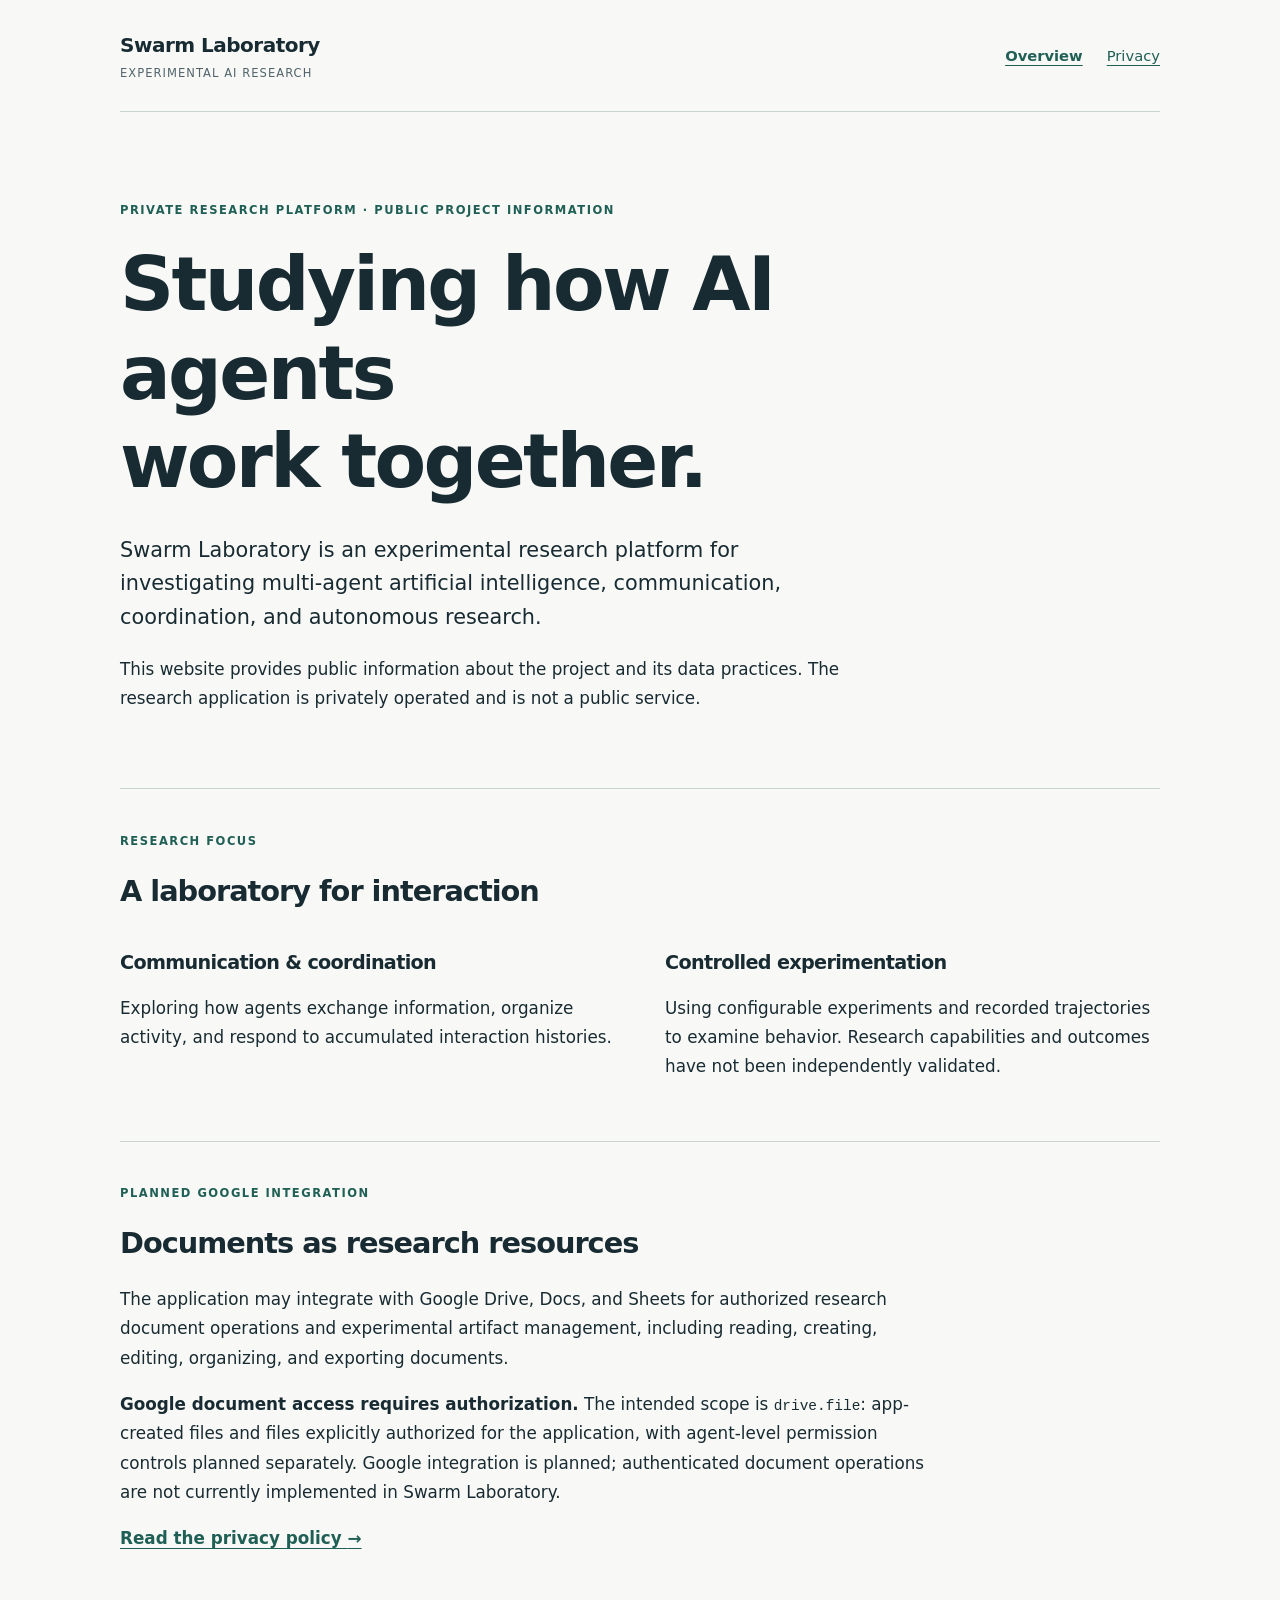
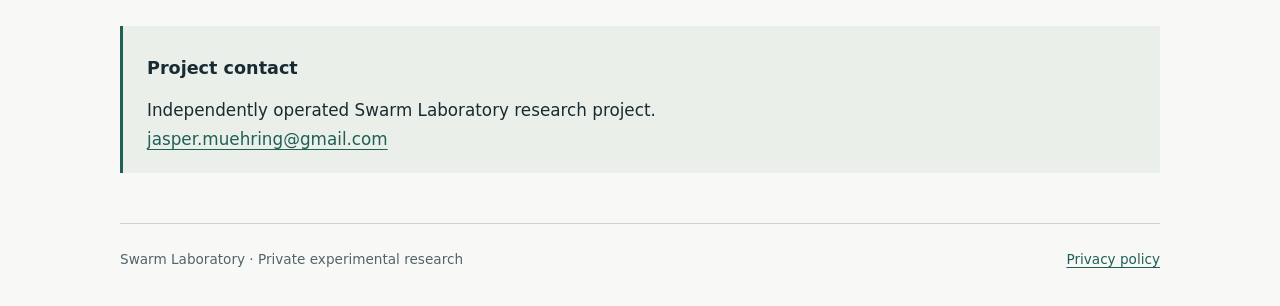
<file: index.html>
<!doctype html>
<html lang="en">
<head>
<meta charset="utf-8">
<meta name="viewport" content="width=device-width, initial-scale=1">
<meta name="description" content="Swarm Laboratory is a private experimental platform for multi-agent AI research.">
<title>Swarm Laboratory — Multi-agent AI research</title>
<link rel="stylesheet" href="styles.css">
</head>
<body>
<a class="skip" href="#main">Skip to content</a>
<header class="site-header"><a class="brand" href="index.html">Swarm Laboratory<span>Experimental AI research</span></a><nav aria-label="Main navigation"><a href="index.html" aria-current="page">Overview</a><a href="privacy.html">Privacy</a></nav></header>
<main id="main">
<section class="hero"><p class="eyebrow">Private research platform · Public project information</p><h1>Studying how AI agents<br>work together.</h1><p class="lead">Swarm Laboratory is an experimental research platform for investigating multi-agent artificial intelligence, communication, coordination, and autonomous research.</p><p>This website provides public information about the project and its data practices. The research application is privately operated and is not a public service.</p></section>
<section class="section"><p class="eyebrow">Research focus</p><h2>A laboratory for interaction</h2><div class="columns"><div><h3>Communication &amp; coordination</h3><p>Exploring how agents exchange information, organize activity, and respond to accumulated interaction histories.</p></div><div><h3>Controlled experimentation</h3><p>Using configurable experiments and recorded trajectories to examine behavior. Research capabilities and outcomes have not been independently validated.</p></div></div></section>
<section class="section"><p class="eyebrow">Planned Google integration</p><h2>Documents as research resources</h2><p>The application may integrate with Google Drive, Docs, and Sheets for authorized research document operations and experimental artifact management, including reading, creating, editing, organizing, and exporting documents.</p><p><strong>Google document access requires authorization.</strong> The intended scope is <code>drive.file</code>: app-created files and files explicitly authorized for the application, with agent-level permission controls planned separately. Google integration is planned; authenticated document operations are not currently implemented in Swarm Laboratory.</p><a class="text-link" href="privacy.html">Read the privacy policy <span aria-hidden="true">→</span></a></section>
<aside class="notice"><h2>Project contact</h2><p>Independently operated Swarm Laboratory research project.<br><a href="mailto:jasper.muehring@gmail.com">jasper.muehring@gmail.com</a></p></aside>
</main>
<footer><p>Swarm Laboratory · Private experimental research</p><a href="privacy.html">Privacy policy</a></footer>
</body>
</html>
</file>
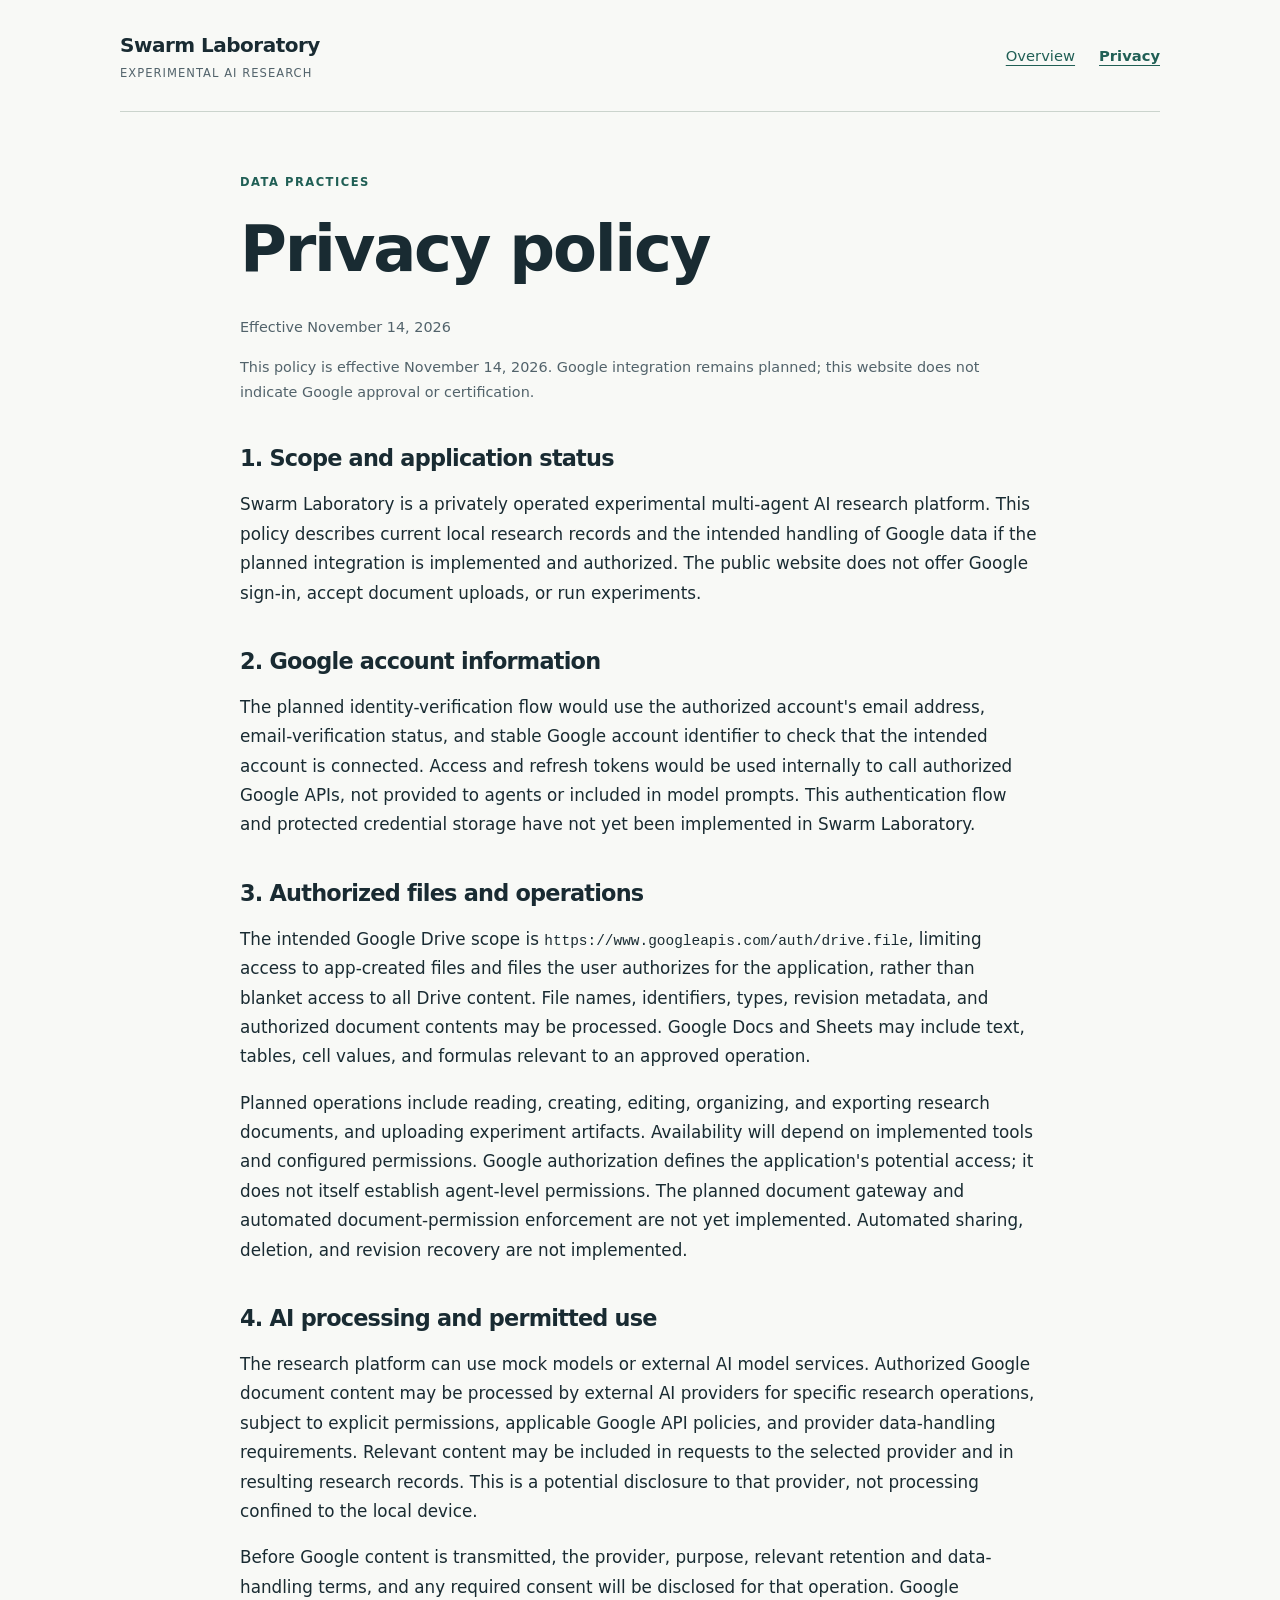
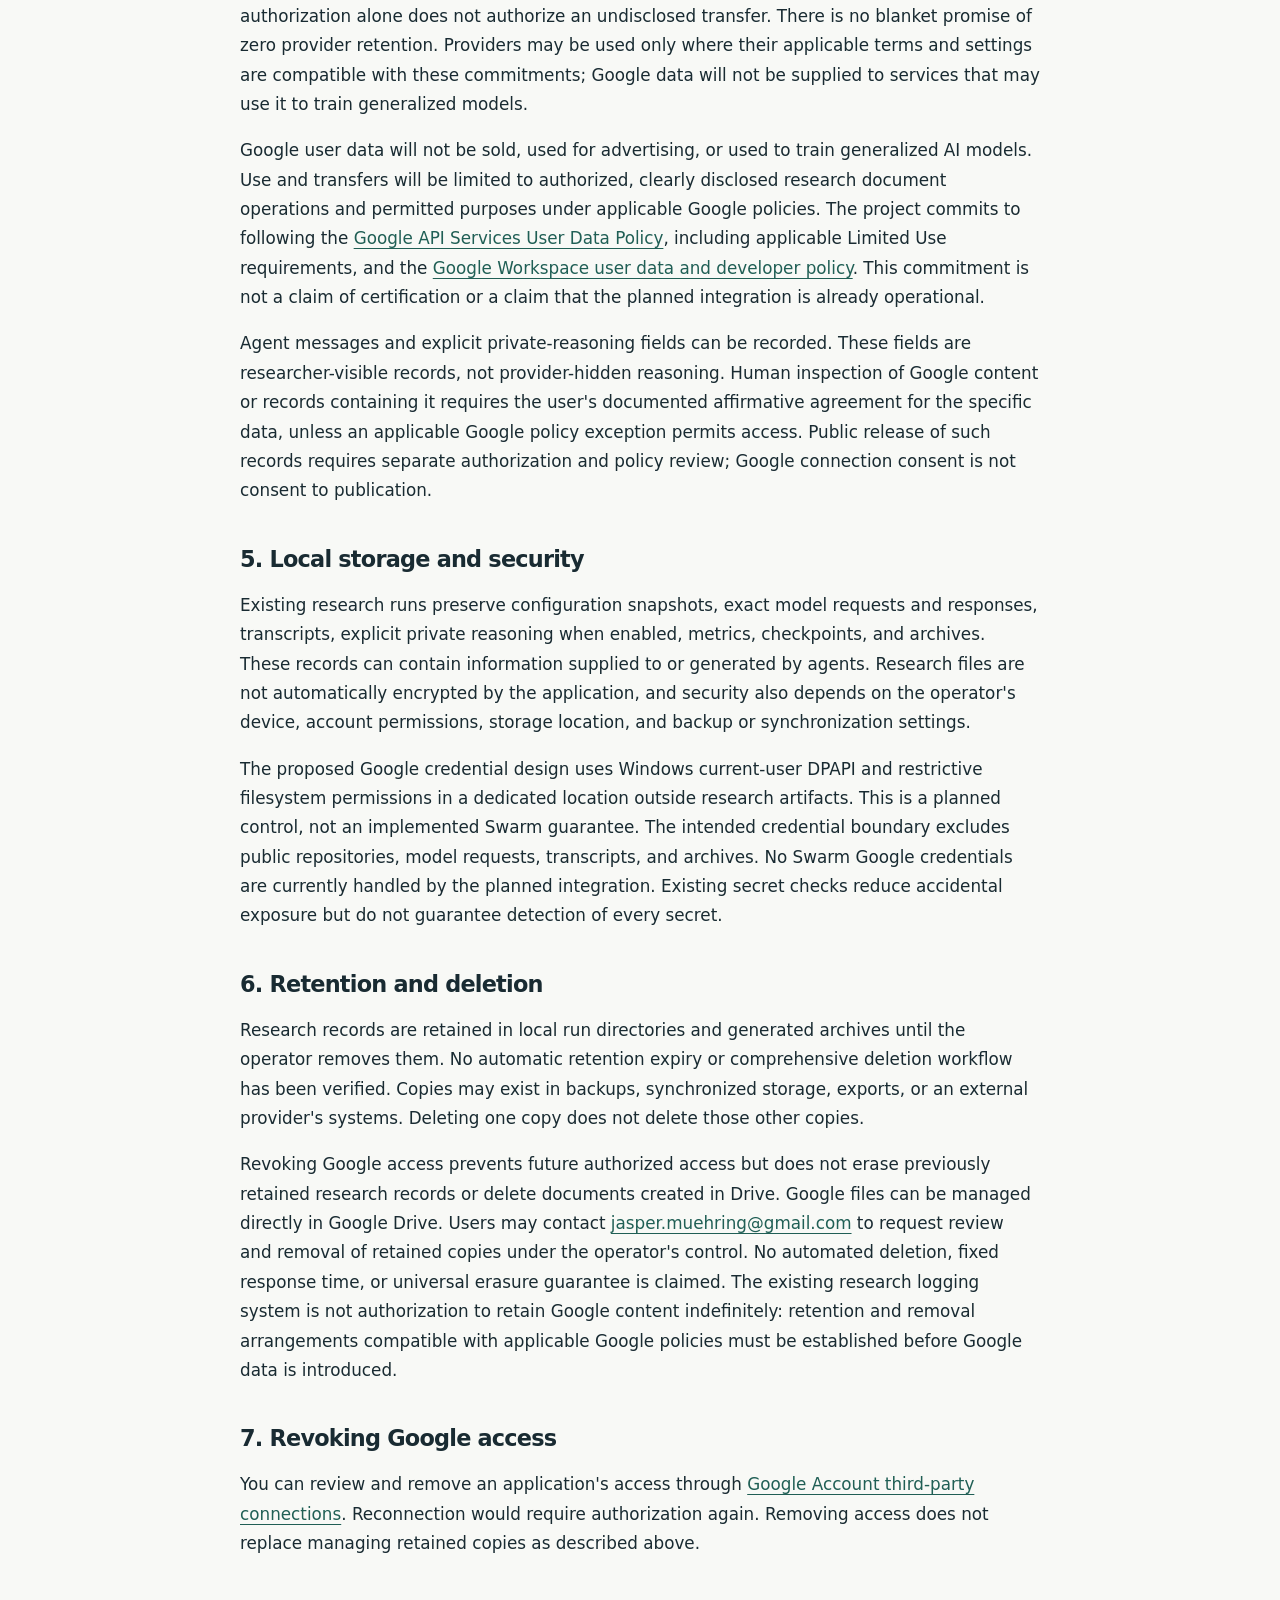
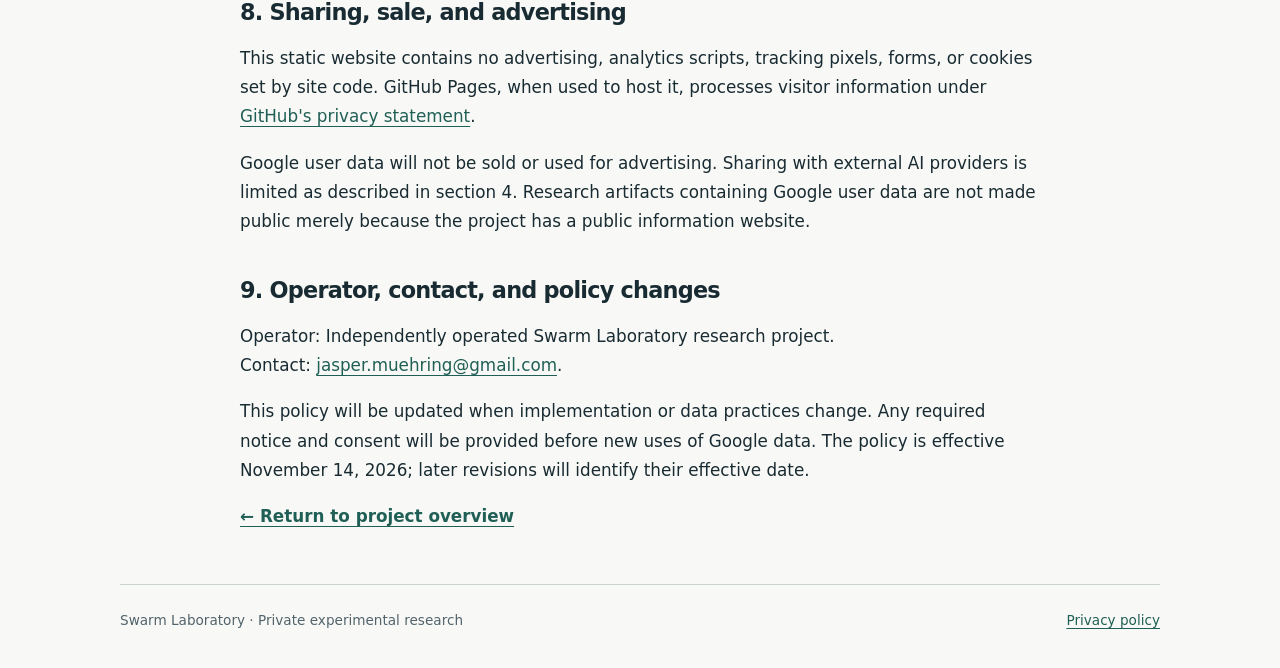
<file: privacy.html>
<!doctype html>
<html lang="en">
<head><meta charset="utf-8"><meta name="viewport" content="width=device-width, initial-scale=1"><meta name="description" content="Privacy information for Swarm Laboratory and its planned authorized Google document integration."><title>Privacy policy — Swarm Laboratory</title><link rel="stylesheet" href="styles.css"></head>
<body>
<a class="skip" href="#main">Skip to content</a>
<header class="site-header"><a class="brand" href="index.html">Swarm Laboratory<span>Experimental AI research</span></a><nav aria-label="Main navigation"><a href="index.html">Overview</a><a href="privacy.html" aria-current="page">Privacy</a></nav></header>
<main id="main" class="policy">
<p class="eyebrow">Data practices</p><h1>Privacy policy</h1><p class="muted">Effective November 14, 2026</p>
<p class="muted">This policy is effective November 14, 2026. Google integration remains planned; this website does not indicate Google approval or certification.</p>
<h2>1. Scope and application status</h2><p>Swarm Laboratory is a privately operated experimental multi-agent AI research platform. This policy describes current local research records and the intended handling of Google data if the planned integration is implemented and authorized. The public website does not offer Google sign-in, accept document uploads, or run experiments.</p>
<h2>2. Google account information</h2><p>The planned identity-verification flow would use the authorized account's email address, email-verification status, and stable Google account identifier to check that the intended account is connected. Access and refresh tokens would be used internally to call authorized Google APIs, not provided to agents or included in model prompts. This authentication flow and protected credential storage have not yet been implemented in Swarm Laboratory.</p>
<h2>3. Authorized files and operations</h2><p>The intended Google Drive scope is <code>https://www.googleapis.com/auth/drive.file</code>, limiting access to app-created files and files the user authorizes for the application, rather than blanket access to all Drive content. File names, identifiers, types, revision metadata, and authorized document contents may be processed. Google Docs and Sheets may include text, tables, cell values, and formulas relevant to an approved operation.</p><p>Planned operations include reading, creating, editing, organizing, and exporting research documents, and uploading experiment artifacts. Availability will depend on implemented tools and configured permissions. Google authorization defines the application's potential access; it does not itself establish agent-level permissions. The planned document gateway and automated document-permission enforcement are not yet implemented. Automated sharing, deletion, and revision recovery are not implemented.</p>
<h2>4. AI processing and permitted use</h2>
<p>The research platform can use mock models or external AI model services. Authorized Google document content may be processed by external AI providers for specific research operations, subject to explicit permissions, applicable Google API policies, and provider data-handling requirements. Relevant content may be included in requests to the selected provider and in resulting research records. This is a potential disclosure to that provider, not processing confined to the local device.</p>
<p>Before Google content is transmitted, the provider, purpose, relevant retention and data-handling terms, and any required consent will be disclosed for that operation. Google authorization alone does not authorize an undisclosed transfer. There is no blanket promise of zero provider retention. Providers may be used only where their applicable terms and settings are compatible with these commitments; Google data will not be supplied to services that may use it to train generalized models.</p>
<p>Google user data will not be sold, used for advertising, or used to train generalized AI models. Use and transfers will be limited to authorized, clearly disclosed research document operations and permitted purposes under applicable Google policies. The project commits to following the <a href="https://developers.google.com/terms/api-services-user-data-policy">Google API Services User Data Policy</a>, including applicable Limited Use requirements, and the <a href="https://developers.google.com/workspace/workspace-api-user-data-developer-policy">Google Workspace user data and developer policy</a>. This commitment is not a claim of certification or a claim that the planned integration is already operational.</p>
<p>Agent messages and explicit private-reasoning fields can be recorded. These fields are researcher-visible records, not provider-hidden reasoning. Human inspection of Google content or records containing it requires the user's documented affirmative agreement for the specific data, unless an applicable Google policy exception permits access. Public release of such records requires separate authorization and policy review; Google connection consent is not consent to publication.</p>
<h2>5. Local storage and security</h2><p>Existing research runs preserve configuration snapshots, exact model requests and responses, transcripts, explicit private reasoning when enabled, metrics, checkpoints, and archives. These records can contain information supplied to or generated by agents. Research files are not automatically encrypted by the application, and security also depends on the operator's device, account permissions, storage location, and backup or synchronization settings.</p><p>The proposed Google credential design uses Windows current-user DPAPI and restrictive filesystem permissions in a dedicated location outside research artifacts. This is a planned control, not an implemented Swarm guarantee. The intended credential boundary excludes public repositories, model requests, transcripts, and archives. No Swarm Google credentials are currently handled by the planned integration. Existing secret checks reduce accidental exposure but do not guarantee detection of every secret.</p>
<h2>6. Retention and deletion</h2><p>Research records are retained in local run directories and generated archives until the operator removes them. No automatic retention expiry or comprehensive deletion workflow has been verified. Copies may exist in backups, synchronized storage, exports, or an external provider's systems. Deleting one copy does not delete those other copies.</p><p>Revoking Google access prevents future authorized access but does not erase previously retained research records or delete documents created in Drive. Google files can be managed directly in Google Drive. Users may contact <a href="mailto:jasper.muehring@gmail.com">jasper.muehring@gmail.com</a> to request review and removal of retained copies under the operator's control. No automated deletion, fixed response time, or universal erasure guarantee is claimed. The existing research logging system is not authorization to retain Google content indefinitely: retention and removal arrangements compatible with applicable Google policies must be established before Google data is introduced.</p>
<h2>7. Revoking Google access</h2><p>You can review and remove an application's access through <a href="https://myaccount.google.com/connections">Google Account third-party connections</a>. Reconnection would require authorization again. Removing access does not replace managing retained copies as described above.</p>
<h2>8. Sharing, sale, and advertising</h2><p>This static website contains no advertising, analytics scripts, tracking pixels, forms, or cookies set by site code. GitHub Pages, when used to host it, processes visitor information under <a href="https://docs.github.com/en/site-policy/privacy-policies/github-general-privacy-statement">GitHub's privacy statement</a>.</p><p>Google user data will not be sold or used for advertising. Sharing with external AI providers is limited as described in section 4. Research artifacts containing Google user data are not made public merely because the project has a public information website.</p>
<h2>9. Operator, contact, and policy changes</h2><p>Operator: Independently operated Swarm Laboratory research project.<br>Contact: <a href="mailto:jasper.muehring@gmail.com">jasper.muehring@gmail.com</a>.</p><p>This policy will be updated when implementation or data practices change. Any required notice and consent will be provided before new uses of Google data. The policy is effective November 14, 2026; later revisions will identify their effective date.</p>
<p><a class="text-link" href="index.html">← Return to project overview</a></p>
</main><footer><p>Swarm Laboratory · Private experimental research</p><a href="privacy.html">Privacy policy</a></footer>
</body></html>
</file>
<file: styles.css>
﻿:root{color-scheme:light;--ink:#192b32;--muted:#52636b;--paper:#f8f9f6;--accent:#205f55;--line:#cbd4cd}*{box-sizing:border-box}body{margin:0;background:var(--paper);color:var(--ink);font:1.05rem/1.75 system-ui,-apple-system,BlinkMacSystemFont,"Segoe UI",sans-serif}a{color:var(--accent);text-underline-offset:.25em}a:hover{text-decoration-thickness:2px}a:focus-visible{outline:3px solid var(--accent);outline-offset:5px}.site-header,main,footer{width:min(1040px,calc(100% - 48px));margin-inline:auto}.site-header{display:flex;justify-content:space-between;align-items:center;gap:24px;padding:28px 0;border-bottom:1px solid var(--line)}.brand{color:var(--ink);font-weight:700;text-decoration:none;letter-spacing:-.025em;font-size:1.25rem}.brand span{display:block;font-size:.72rem;letter-spacing:.09em;text-transform:uppercase;font-weight:500;color:var(--muted)}nav{display:flex;gap:24px}nav a{font-size:.92rem}nav [aria-current=page]{font-weight:700}.hero{padding:76px 0 58px;max-width:850px}.eyebrow{text-transform:uppercase;letter-spacing:.13em;font-size:.72rem;font-weight:700;color:var(--accent)}h1,h2,h3{line-height:1.18;letter-spacing:-.035em}h1{font-size:clamp(2.5rem,6vw,4.7rem);font-weight:600;margin:20px 0 28px}h2{font-size:1.8rem;font-weight:600}h3{font-size:1.2rem}.lead{font-size:1.3rem;line-height:1.6}.hero p:not(.eyebrow){max-width:730px}.section{border-top:1px solid var(--line);padding:30px 0 42px}.section>p{max-width:820px}.columns{display:grid;grid-template-columns:1fr 1fr;gap:50px}.notice{background:#eaf0e9;border-left:3px solid var(--accent);padding:18px 24px;margin:30px 0 50px}.notice h2{font-size:1.1rem;letter-spacing:0}.notice p{margin-bottom:0}.text-link{font-weight:600}footer{border-top:1px solid var(--line);padding:24px 0 35px;display:flex;justify-content:space-between;gap:24px;color:var(--muted);font-size:.85rem}footer p{margin:0}.policy{max-width:800px;padding-top:48px;padding-bottom:36px}.policy h1{font-size:clamp(2.6rem,5vw,4rem)}.policy>h2{font-size:1.4rem;margin-top:40px}.muted{color:var(--muted);font-size:.9rem}code{font-size:.86em;overflow-wrap:anywhere}.skip{position:absolute;left:16px;top:-100px;padding:8px 16px;background:white;z-index:2}.skip:focus{top:10px}strong{font-weight:650}@media(max-width:600px){.site-header,main,footer{width:calc(100% - 32px)}.site-header{align-items:flex-start;flex-direction:column;gap:16px}.hero{padding:44px 0 32px}.columns{grid-template-columns:1fr;gap:10px}footer{flex-direction:column;gap:8px}.notice{padding:14px 18px}nav{gap:20px}}@media(prefers-reduced-motion:reduce){*{scroll-behavior:auto}}@media print{body{background:white;color:black}.site-header,footer,.skip{display:none}main{width:100%}.notice{border:1px solid #777}}
</file>
